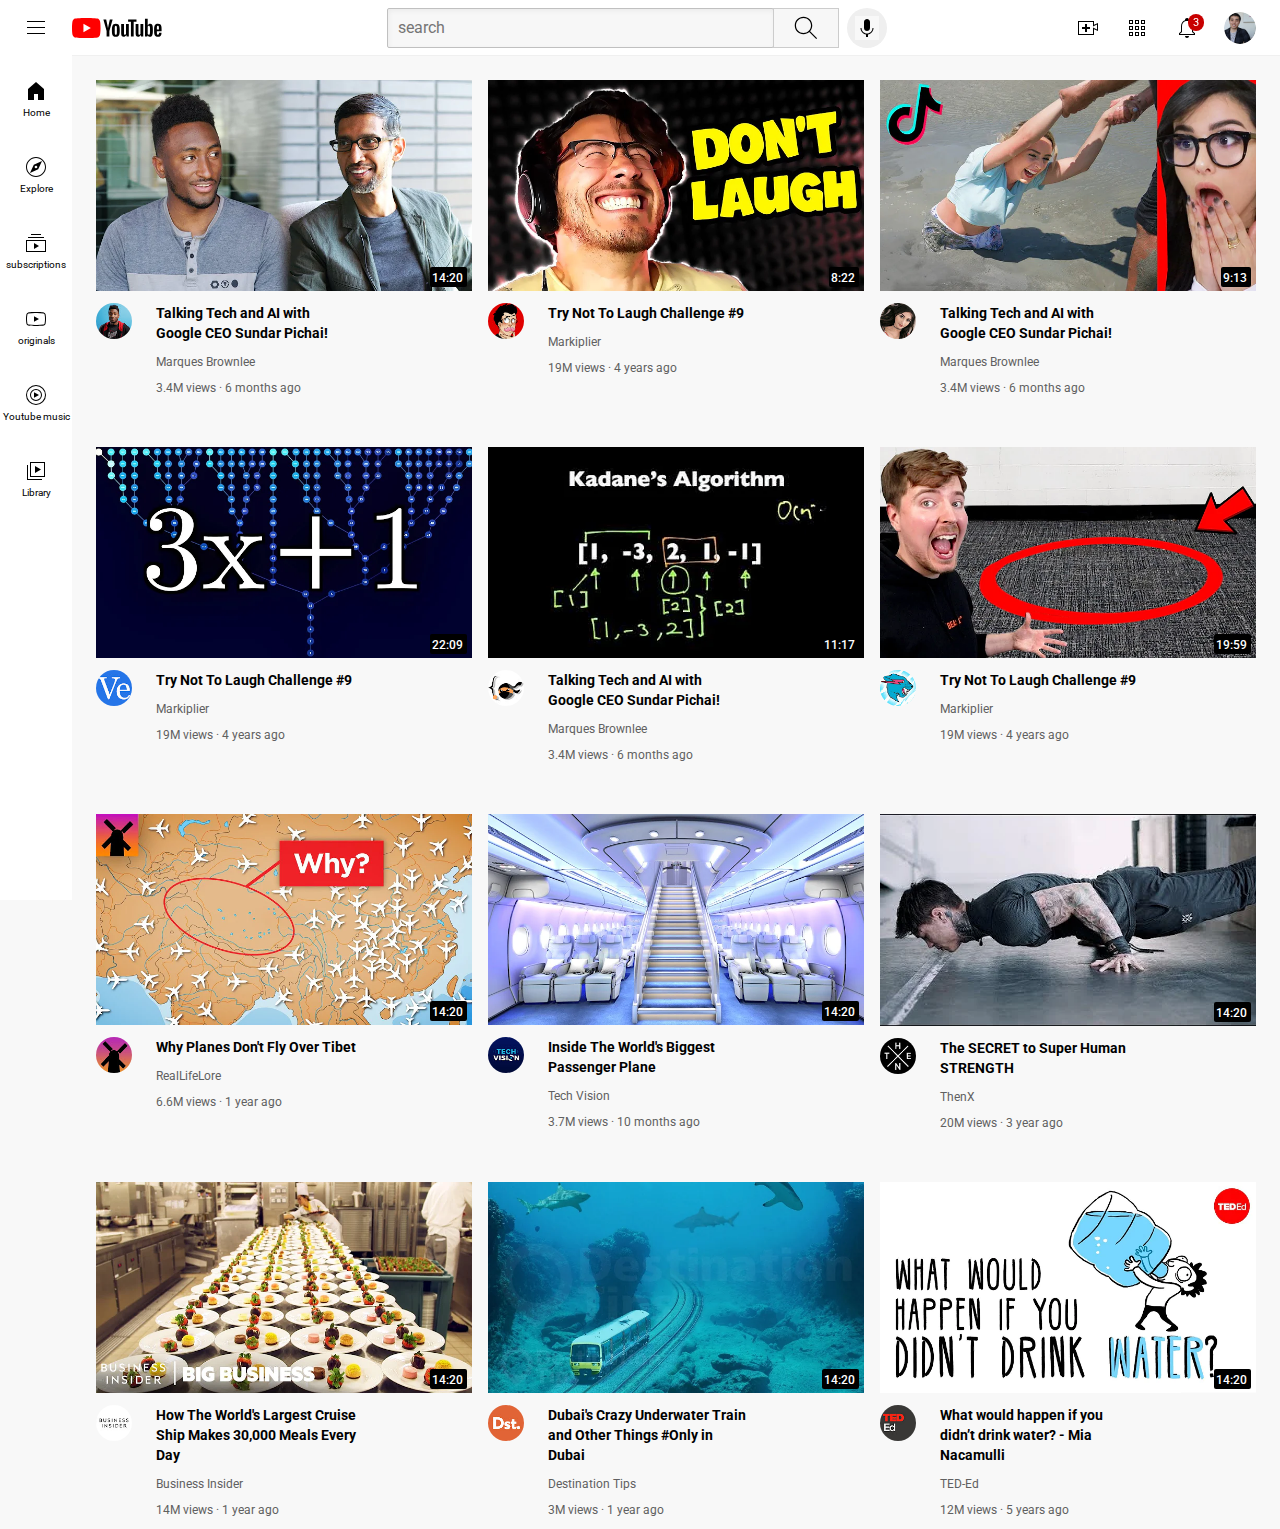
<file: index.html>
<!DOCTYPE html>
 <html>
<head>
    <title> youtube.com.clone</title>
    <link rel="preconnect" href="https://fonts.googleapis.com">
    <link rel="preconnect" href="https://fonts.gstatic.com" crossorigin>
    <link href="https://fonts.googleapis.com/css2?family=Roboto:ital,wght@0,100..900;1,100..900&display=swap" rel="stylesheet">
    
    <link rel="stylesheet" href="styles/general.css">
    <link rel="stylesheet" href="styles/header.css">
    <link rel="stylesheet" href="styles/video.css">
    <link rel="stylesheet" href="styles/sidebar.css">
 </head>
 <body>
     <div class="header">
      <div class="left-section">
        <img  class="hamburger-menu" src="icons/hamburger-menu.svg">
        <img  class="youtube-logo" src="icons/youtube-logo.svg">
      </div>
      <div class="middle-section">
          <input class="search-bar" type="text" placeholder="search"> 
          <button class="search-button">
            <img class="search-icon"  src="icons/search.svg">
            <div class="tooltip">search</div>
          </button>
          <button class="voice-button">
            <img class="voice-icon"  src="icons/voice-search-icon.svg">
             <div class="tooltip">search with your voice</div>
          </button>
      </div>

      <div class="right-section">
        <div class="upload-icon-container">
        <img
         class="upload-icon" 
         src="icons/upload.svg">
          <div class="tooltip">create</div>
        </div>

        <div class="youtube-apps-icon-container">
        <img 
        class="youtube-apps-icon" 
        src="icons/youtube-apps.svg">
         <div class="tooltip">Youtube apps</div>
        </div>

      <div class="notifications-icon-container">
        <img 
        class="notifications-icon"
        src="icons/notifications.svg">
         <div class="tooltip">notifications</div>
        <div class="notifications-count">3</div>
        </diV>

        <img
         class="my-channel-icon"
          src="channels/my-channel.jpeg">
      </div>
     </diV>
    
     <div class="sidebar">
      <div class="sidebar-link">
        <img src="icons/home.svg">
        <div>Home</div>
      </div>
     <div class="sidebar-link">
      <img src="icons/explore.svg">
       <div>Explore</div>
     </div>
     <div class="sidebar-link">
      <img src="icons/subscriptions.svg">
       <div>subscriptions</div>
     </div>
     <div class="sidebar-link">
      <img src="icons/originals.svg">
       <div>originals</div>
     </div>
     <div class="sidebar-link">
      <img src="icons/youtube-music.svg">
       <div>Youtube music</div>
     </div>
     <div class="sidebar-link">
      <img src="icons/library.svg">
       <div>Library</div>
     </div>
     </div>
      
     <div class="video-grid">

    <div class="video-preview">
      <div class="thumbnail-row">
  <img class="thumbnail" src="thumbnails/thumbnail-1.webp"> 
      <div class="video-time">14:20</div>
    </div>
    <div class="video-info-grid"> 
    <div class="channel-picture">
      <img class="profile-picture" src="channels/channel-1.jpeg"> 
    </div>
   <div class="video-info">
     <p class="video-tittle"> 
       Talking Tech and AI with Google CEO Sundar Pichai!
 </P >
 <P class="video-author">
 Marques Brownlee
 </P>
 <p class="video-stats">
   3.4M views &#183; 6 months ago
 </p>
</div> 
</div>
</div>
         
    <div class="video-preview">
      <div class="thumbnail-row">
  <img class="thumbnail" src="thumbnails/thumbnail-2.webp"> 
     <div class="video-time">8:22</div>
    </div>
    <div class="video-info-grid"> 
    <div class="channel-picture">
      <img class="profile-picture" src="channels/channel-2.jpeg"> 
    </div>
   <div class="video-info">
     <p class="video-tittle"> 
     Try Not To Laugh Challenge #9
    </P >
    <P class="video-author">
     Markiplier
    </P>
    <p class="video-stats">
     19M views · 4 years ago
     </p>
    </div> 
    </div>
   </div>


   <div class="video-preview">
      <div class="thumbnail-row">
  <img class="thumbnail" src="thumbnails/thumbnail-3.webp"> 
    <div class="video-time">9:13</div>
    </div>
    <div class="video-info-grid"> 
    <div class="channel-picture">
      <img class="profile-picture" src="channels/channel-3.jpeg"> 
    </div>
   <div class="video-info">
     <p class="video-tittle"> 
       Talking Tech and AI with Google CEO Sundar Pichai!
 </P >
 <P class="video-author">
 Marques Brownlee
 </P>
 <p class="video-stats">
   3.4M views &#183; 6 months ago
 </p>
</div> 
</div>
</div>
    
    <div class="video-preview">
      <div class="thumbnail-row">
  <img class="thumbnail" src="thumbnails/thumbnail-4.webp"> 
    <div class="video-time">22:09</div>
    </div>
    <div class="video-info-grid"> 
    <div class="channel-picture">
      <img class="profile-picture" src="channels/channel-4.jpeg"> 
    </div>
   <div class="video-info">
     <p class="video-tittle"> 
     Try Not To Laugh Challenge #9
    </P >
    <P class="video-author">
     Markiplier
    </P>
    <p class="video-stats">
     19M views · 4 years ago
     </p>
    </div> 
    </div>
   </div>


    <div class="video-preview">
      <div class="thumbnail-row">
  <img class="thumbnail" src="thumbnails/thumbnail-5.webp"> 
    <div class="video-time">11:17</div>
    </div>
    <div class="video-info-grid"> 
    <div class="channel-picture">
      <img class="profile-picture" src="channels/channel-5.jpeg"> 
    </div>
   <div class="video-info">
     <p class="video-tittle"> 
       Talking Tech and AI with Google CEO Sundar Pichai!
 </P >
 <P class="video-author">
 Marques Brownlee
 </P>
 <p class="video-stats">
   3.4M views &#183; 6 months ago
 </p>
</div> 
</div>
</div>
         
    <div class="video-preview">
      <div class="thumbnail-row">
  <img class="thumbnail" src="thumbnails/thumbnail-6.webp"> 
    <div class="video-time">19:59</div>
    </div> 
    <div class="video-info-grid"> 
    <div class="channel-picture">
      <img class="profile-picture" src="channels/channel-6.jpeg"> 
    </div>
   <div class="video-info">
     <p class="video-tittle"> 
     Try Not To Laugh Challenge #9
    </P >
    <P class="video-author">
     Markiplier
    </P>
    <p class="video-stats">
     19M views · 4 years ago
     </p>
    </div> 
    </div>
   </div>

      <div class="video-preview">
      <div class="thumbnail-row">
  <img class="thumbnail" src="thumbnails/thumbnail-7.webp"> 
      <div class="video-time">14:20</div>
    </div>
    <div class="video-info-grid"> 
    <div class="channel-picture">
      <img class="profile-picture" src="channels/channel-7.jpeg"> 
    </div>
   <div class="video-info">
     <p class="video-tittle"> 
  Why Planes Don't Fly Over Tibet
 </P >
 <P class="video-author">
RealLifeLore
 </P>
 <p class="video-stats">
6.6M views · 1 year ago
 </p>
</div> 
</div>
</div>

   <div class="video-preview">
      <div class="thumbnail-row">
  <img class="thumbnail" src="thumbnails/thumbnail-8.webp"> 
      <div class="video-time">14:20</div>
    </div>
    <div class="video-info-grid"> 
    <div class="channel-picture">
      <img class="profile-picture" src="channels/channel-8.jpeg"> 
    </div>
   <div class="video-info">
     <p class="video-tittle"> 
Inside The World's Biggest Passenger Plane
 </P >
 <P class="video-author">
Tech Vision
 </P>
 <p class="video-stats">
3.7M views · 10 months ago
 </p>
</div> 
</div>
</div>

   <div class="video-preview">
      <div class="thumbnail-row">
  <img class="thumbnail" src="thumbnails/thumbnail-9.webp"> 
      <div class="video-time">14:20</div>
    </div>
    <div class="video-info-grid"> 
    <div class="channel-picture">
      <img class="profile-picture" src="channels/channel-9.jpeg"> 
    </div>
   <div class="video-info">
     <p class="video-tittle"> 
     The SECRET to Super Human STRENGTH
 </P >
 <P class="video-author">
ThenX
 </P>
 <p class="video-stats">
20M views · 3 year ago
 </p>
</div> 
</div>
</div>

   <div class="video-preview">
      <div class="thumbnail-row">
  <img class="thumbnail" src="thumbnails/thumbnail-10.webp"> 
      <div class="video-time">14:20</div>
    </div>
    <div class="video-info-grid"> 
    <div class="channel-picture">
      <img class="profile-picture" src="channels/channel-10.jpeg"> 
    </div>
   <div class="video-info">
     <p class="video-tittle">     
  How The World's Largest Cruise Ship Makes 30,000 Meals Every Day
 </P >
 <P class="video-author">
Business Insider
 </P>
 <p class="video-stats">
14M views · 1 year ago
 </p>
</div> 
</div>
</div>

   <div class="video-preview">
      <div class="thumbnail-row">
  <img class="thumbnail" src="thumbnails/thumbnail-11.webp"> 
      <div class="video-time">14:20</div>
    </div>
    <div class="video-info-grid"> 
    <div class="channel-picture">
      <img class="profile-picture" src="channels/channel-11.jpeg"> 
    </div>
   <div class="video-info">
     <p class="video-tittle"> 
       
    Dubai's Crazy Underwater Train and Other Things #Only in Dubai
 </P >
 <P class="video-author">
  Destination Tips
 </P>
 <p class="video-stats">
  3M views · 1 year ago
 </p>
</div> 
</div>
</div>

   <div class="video-preview">
      <div class="thumbnail-row">
  <img class="thumbnail" src="thumbnails/thumbnail-12.webp"> 
      <div class="video-time">14:20</div>
    </div>
    <div class="video-info-grid"> 
    <div class="channel-picture">
      <img class="profile-picture" src="channels/channel-12.jpeg"> 
    </div>
   <div class="video-info">
     <p class="video-tittle"> 
   What would happen if you didn’t drink water? - Mia Nacamulli
 </P >
 <P class="video-author">
  TED-Ed
 </P>
 <p class="video-stats">
 12M views · 5 years ago
 </p>
</div> 
</div>
</div>



   </div>
</body>
</html>
</file>
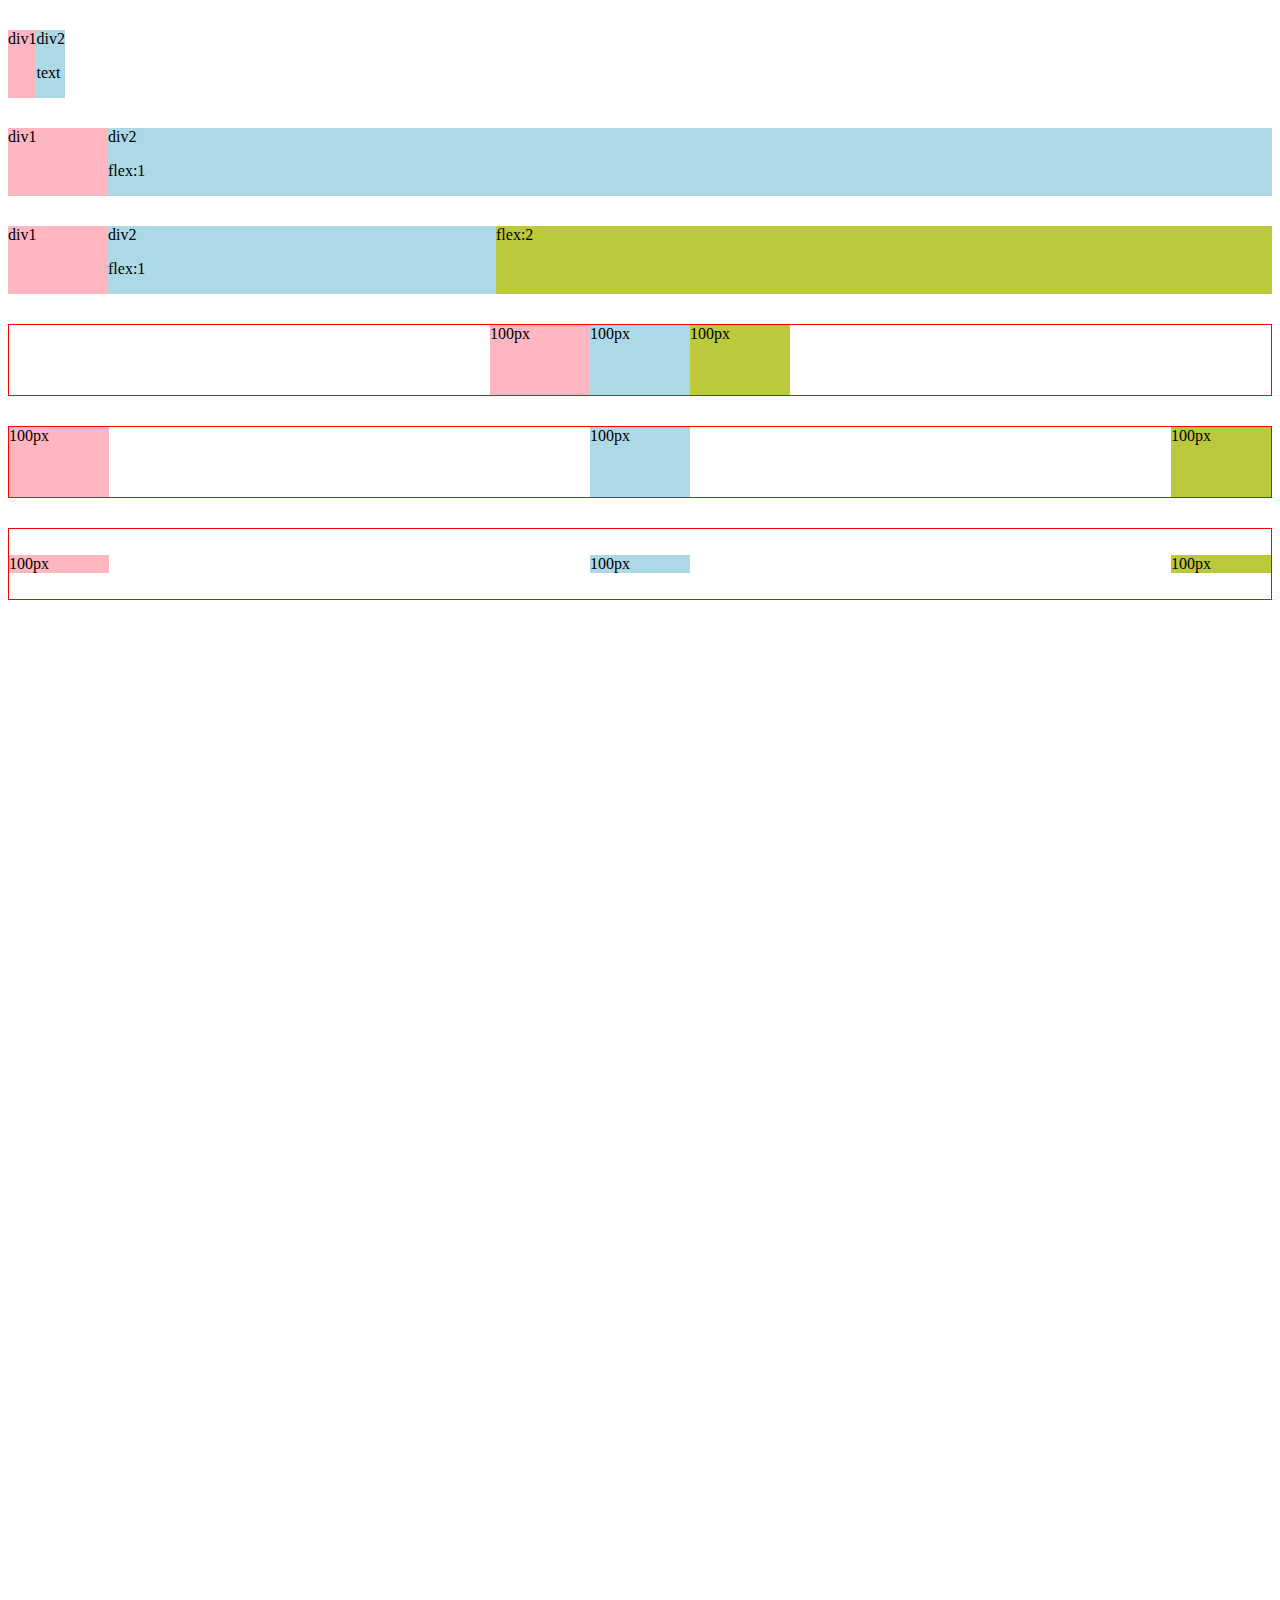
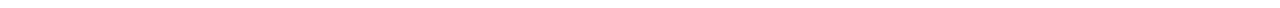
<file: flexbox.html>
<!DOCTYPE html>
<html>
<head>
    <title> flexbox practice</title>
</head>
<body style="padding-bottom: 1000px;">
    <div style="
        display: flex;
        flex-direction: row;
        margin-top: 30px;">
        <div style="background-color:
        lightpink;">div1</div>
        <div style="background-color:
        lightblue;">div2<p>text</p></div>
    </div>
     
    <div style="
        display: flex;
        flex-direction: row;
        margin-top: 30px;">
        <div style="background-color:lightpink;
        width: 100px;"
         >div1</div>
        <div style="background-color: lightblue;
        flex:1
        ">div2<p>flex:1</p></div>
     </div>
    
      <div style="
        display: flex;
        flex-direction: row;
        margin-top: 30px;">
        <div style="background-color:lightpink;
        width: 100px;"
         >div1</div>
        <div style="background-color: lightblue;
        flex:1
        ">div2<p>flex:1</p></div>
       <div style="background-color: rgb(187, 201, 58);
        flex:2
        ">flex:2</div>
     </div>

       <div style="
        margin-top: 30px;
        display: flex;
        height: 70px;
        border-width: 1px;
        border-style: solid;
        border-color: red;
        flex-direction: row;
        justify-content: center;">
        <div style="background-color:lightpink;
        width: 100px;"
         >100px</div>
        <div style="background-color: lightblue;
        width: 100px;
        ">100px</div>
       <div style="background-color: rgb(187, 201, 58);
        width: 100px;
        ">100px</div>
     </div>

      <div style="
        margin-top: 30px;
        display: flex;
        height: 70px;
        border-width: 1px;
        border-style: solid;
        border-color: red;
        flex-direction: row;
        justify-content: space-between;">
        <div style="background-color:lightpink;
        width: 100px;"
         >100px</div>
        <div style="background-color: lightblue;
        width: 100px;
        ">100px</div>
       <div style="background-color: rgb(187, 201, 58);
        width: 100px;
        ">100px</div>
     </div>

     <div style="
        margin-top: 30px;
        display: flex;
        height: 70px;
        border-width: 1px;
        border-style: solid;
        border-color: red;
        flex-direction: row;
        justify-content: space-between;
        align-items:center"> 
        <div style="background-color:lightpink;
        width: 100px;"
         >100px</div>
        <div style="background-color: lightblue;
        width: 100px;
        ">100px</div>
       <div style="background-color: rgb(187, 201, 58);
        width: 100px;
        ">100px</div>
     </div>

</body>
</html>
</file>
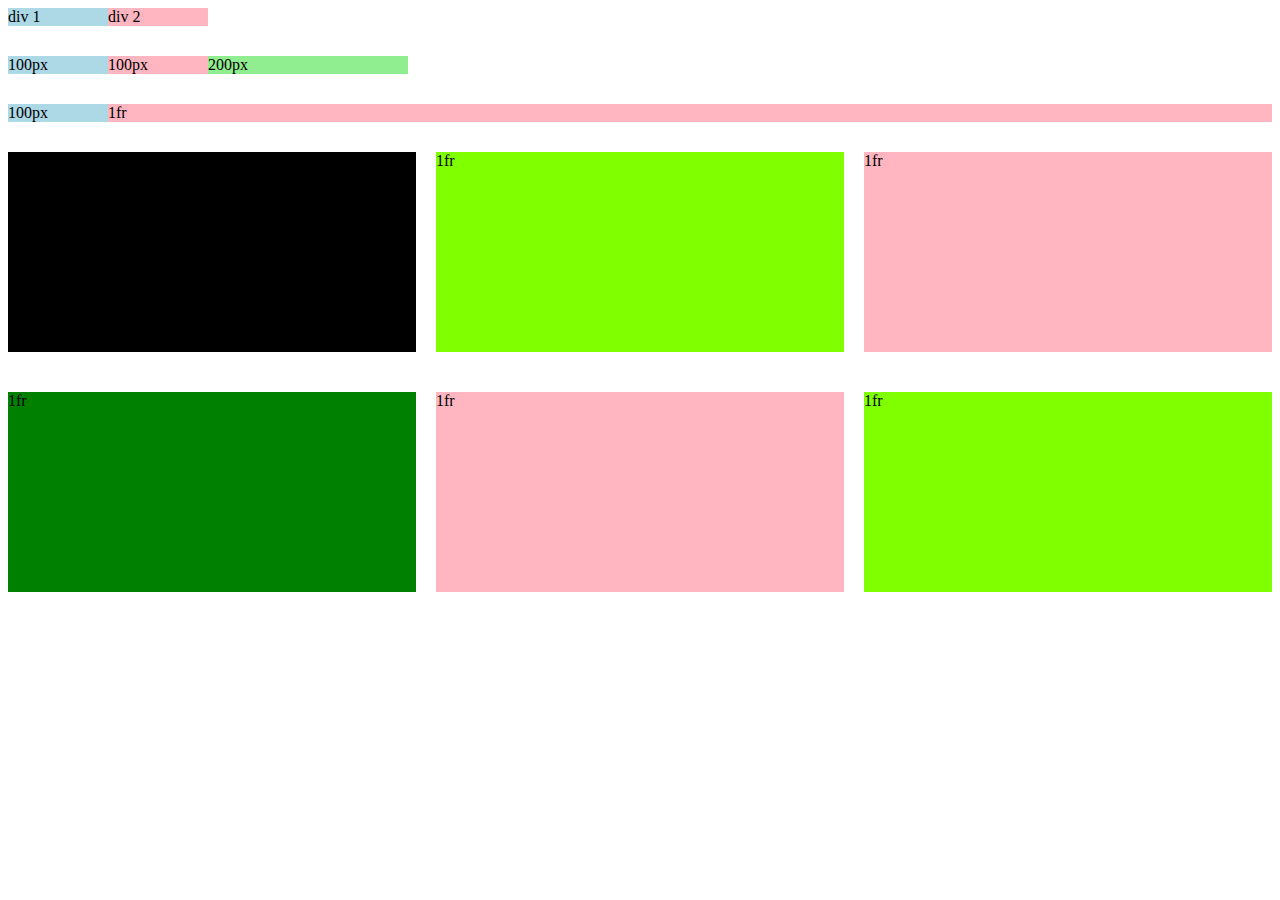
<file: grid.html>
<!DOCTYPE html>
<html>
    <head>
        <title> Grid practice </title>
    </head>
    <body>
     <div style="
            display: grid;
            grid-template-columns: 100px 100px
            ;">
        <div style="background-color:
         lightblue;">div 1</div>
        <div style="background-color:
         lightpink;">div 2</div>
     </div>

      <div style="
      margin-top: 30px;
            display: grid;
            grid-template-columns: 100px 100px 200px
            ;">
        <div style="background-color:
         lightblue;">100px</div>
        <div style="background-color:
         lightpink;">100px</div>
         <div style="background-color:
         lightgreen;">200px</div>
     </div>
      
     <div style="
         margin-top: 30px;
            display: grid;
            grid-template-columns: 100px 1fr
            ;">
        <div style="background-color:
         lightblue;">100px</div>
        <div style="background-color:
         lightpink;">1fr </div>
        </div>
     
    <div style="
    margin-top: 30px;
    display: grid;
    grid-template-columns: 1fr 1fr 1fr;
    column-gap: 20px;
    row-gap: 40px;
    ">
        <div style="background-color:
         black; height: 200px ;">1fr</div>
        <div style="background-color:
         chartreuse; height: 200ox;">1fr</div>
        <div style="background-color:
         lightpink; height: 200px;">1fr </div>
         <div style="background-color:
        green; height: 200px ;">1fr</div>
        <div style="background-color:
         lightpink; height: 200ox;">1fr</div>
        <div style="background-color:
         chartreuse; height: 200px;">1fr </div>
         

    </div>
    </body>
</html>
</file>
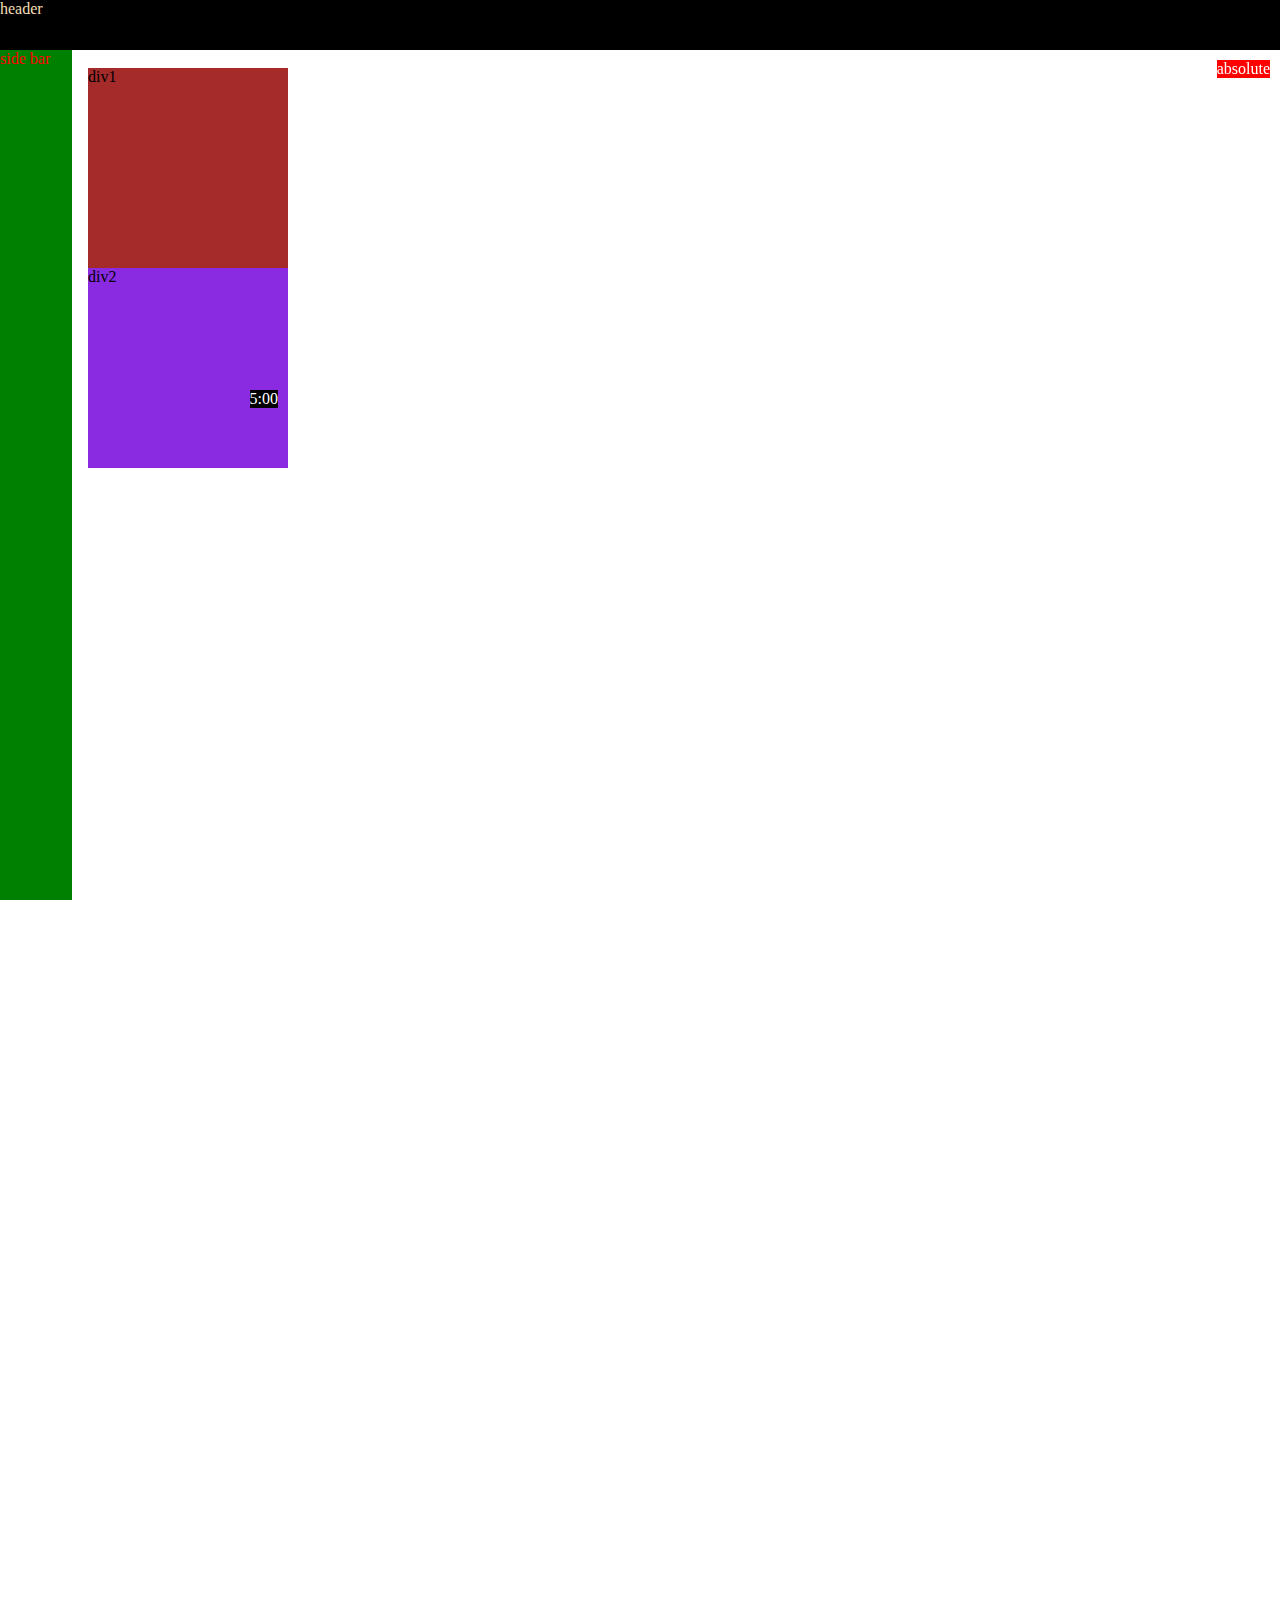
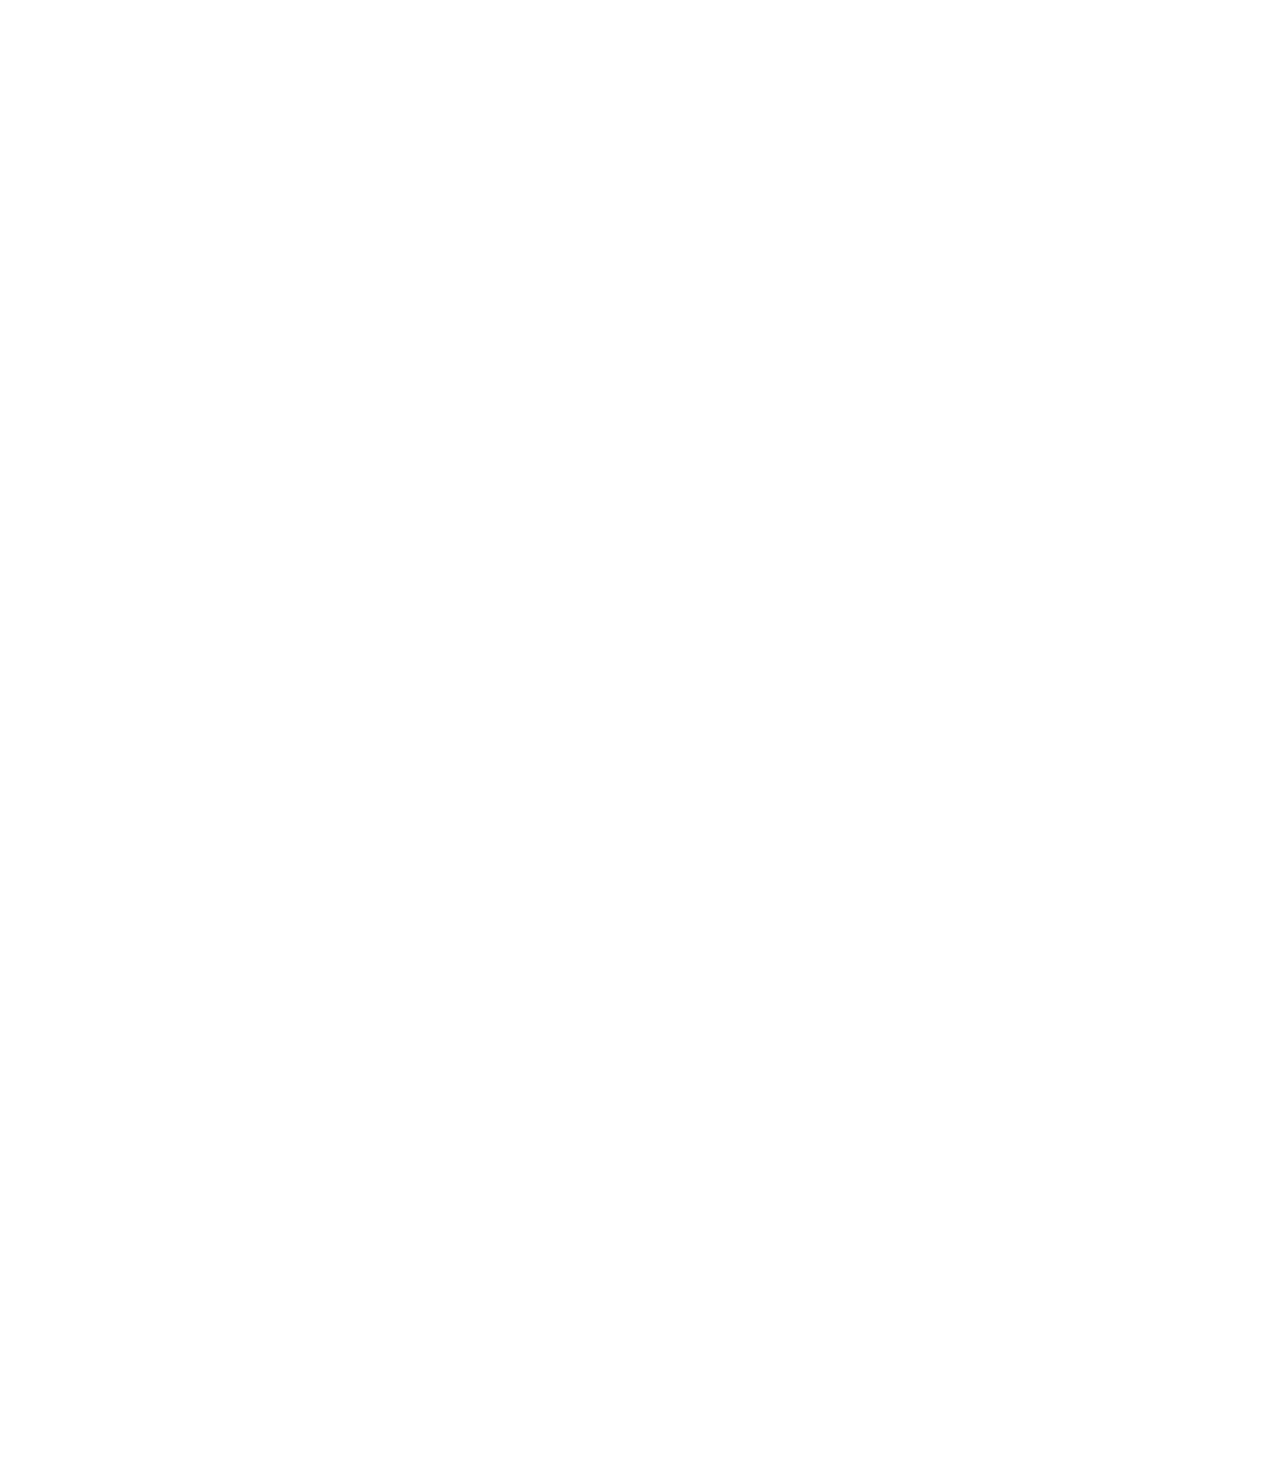
<file: position.html>
<!DOCTYPE html>
<html>
    <head>
        <title >position practice  </title>
    </head>
    <body style="
    height: 3000px;
    padding-top: 60px;
    padding-left: 80px;">
        <div style="
            background-color: black;
            color:wheat;
            position: fixed;
            top: 0;
            bottom: 0;
            left: 0;
            right: 0;
            height: 50px;
            "> 
            header</div>

            <div style="
            background-color: green;
            color: red;
            position: fixed;
            left: 0;
            bottom: 0;
            top: 50px;
            width: 72px;">
                side bar
            </div>
            <div style="
            position: absolute;
            background-color: red;
            color: white;
            right: 10px;
            top: 60px;
            ">
                absolute
            </div>
            
        <div style="
            background-color: brown;
            height: 200px;
            width: 200px;
            position:static;">       
        div1</div>
        <div style="
        background-color: blueviolet;
        height: 200px;
        width: 200px;
        position: relative;">
        div2
          <div style="
            position: absolute;
            background-color: black;
            color: white;
            right: 10px;
            bottom: 60px;
            ">
            5:00
            </div>
        </div>
    </body>
</html>
</file>
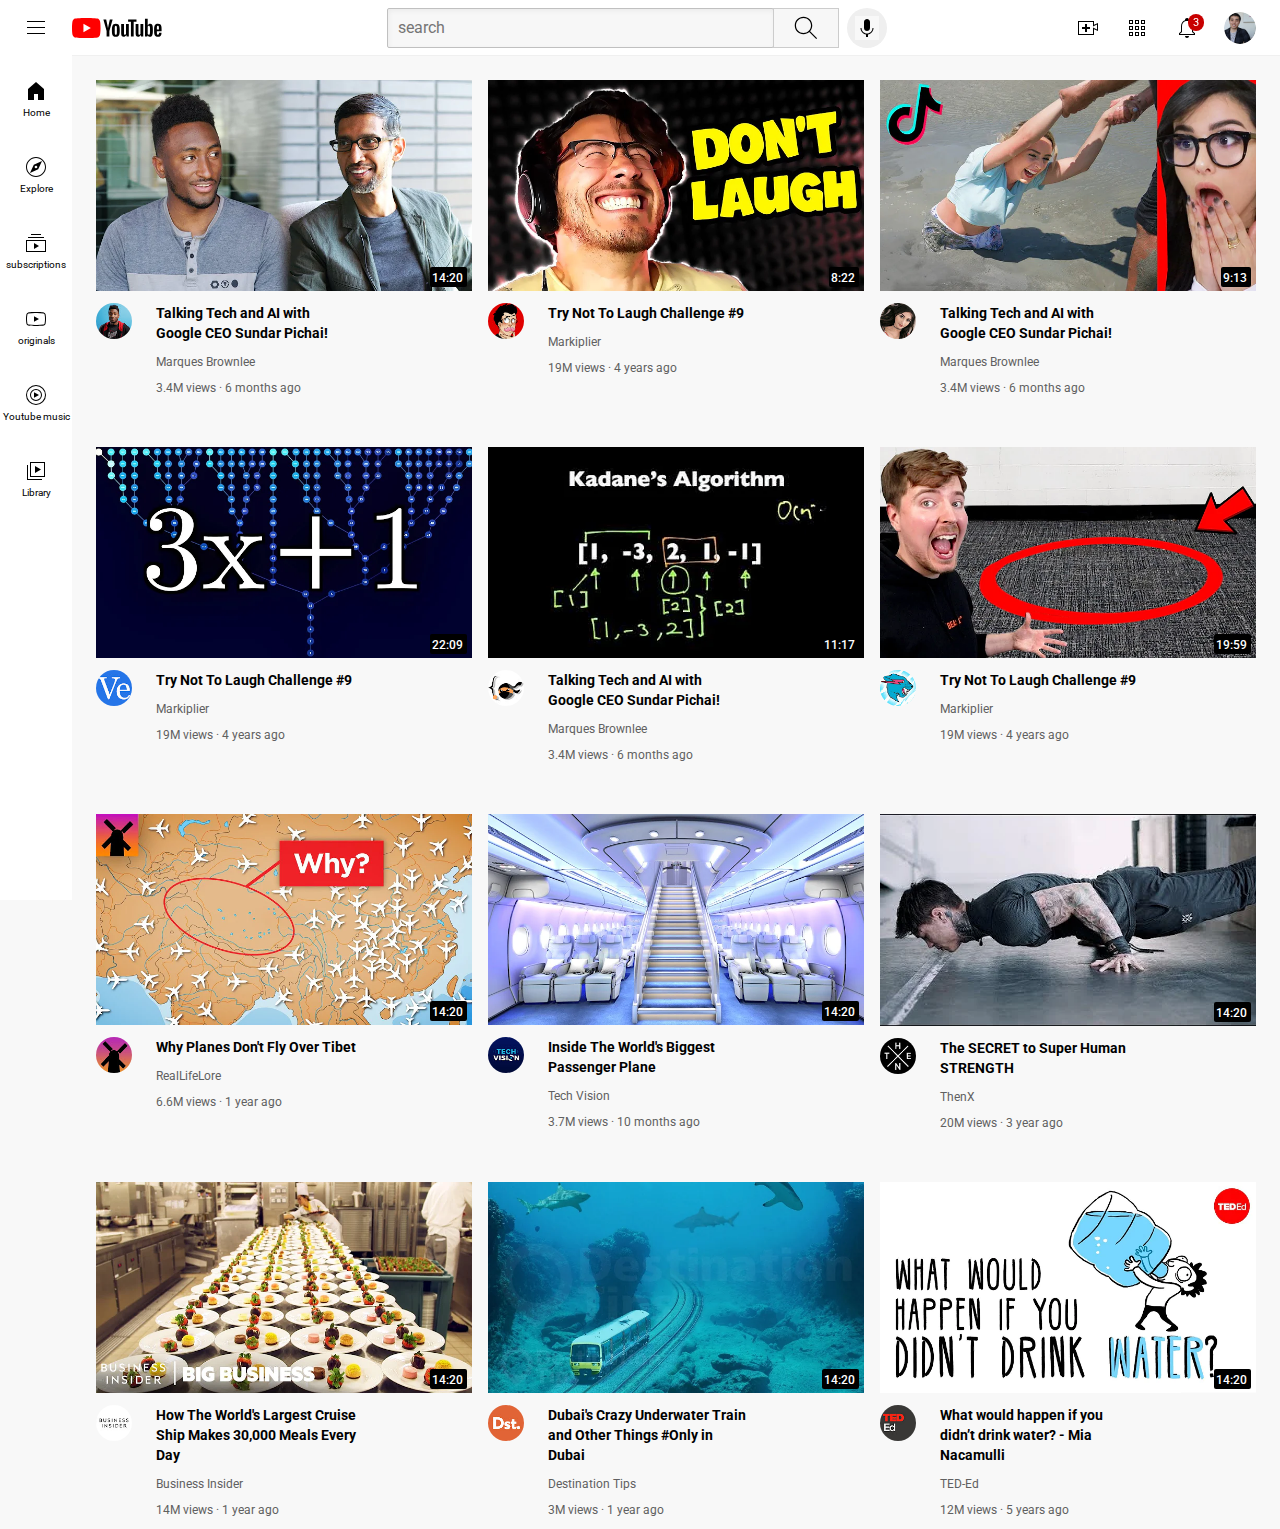
<file: youtube.html>
<!DOCTYPE html>
 <html>
<head>
    <title> youtube.com.clone</title>
    <link rel="preconnect" href="https://fonts.googleapis.com">
    <link rel="preconnect" href="https://fonts.gstatic.com" crossorigin>
    <link href="https://fonts.googleapis.com/css2?family=Roboto:ital,wght@0,100..900;1,100..900&display=swap" rel="stylesheet">
    
    <link rel="stylesheet" href="styles/general.css">
    <link rel="stylesheet" href="styles/header.css">
    <link rel="stylesheet" href="styles/video.css">
    <link rel="stylesheet" href="styles/sidebar.css">
 </head>
 <body>
     <div class="header">
      <div class="left-section">
        <img  class="hamburger-menu" src="icons/hamburger-menu.svg">
        <img  class="youtube-logo" src="icons/youtube-logo.svg">
      </div>
      <div class="middle-section">
          <input class="search-bar" type="text" placeholder="search"> 
          <button class="search-button">
            <img class="search-icon"  src="icons/search.svg">
            <div class="tooltip">search</div>
          </button>
          <button class="voice-button">
            <img class="voice-icon"  src="icons/voice-search-icon.svg">
             <div class="tooltip">search with your voice</div>
          </button>
      </div>

      <div class="right-section">
        <div class="upload-icon-container">
        <img
         class="upload-icon" 
         src="icons/upload.svg">
          <div class="tooltip">create</div>
        </div>

        <div class="youtube-apps-icon-container">
        <img 
        class="youtube-apps-icon" 
        src="icons/youtube-apps.svg">
         <div class="tooltip">Youtube apps</div>
        </div>

      <div class="notifications-icon-container">
        <img 
        class="notifications-icon"
        src="icons/notifications.svg">
         <div class="tooltip">notifications</div>
        <div class="notifications-count">3</div>
        </diV>

        <img
         class="my-channel-icon"
          src="channels/my-channel.jpeg">
      </div>
     </diV>
    
     <div class="sidebar">
      <div class="sidebar-link">
        <img src="icons/home.svg">
        <div>Home</div>
      </div>
     <div class="sidebar-link">
      <img src="icons/explore.svg">
       <div>Explore</div>
     </div>
     <div class="sidebar-link">
      <img src="icons/subscriptions.svg">
       <div>subscriptions</div>
     </div>
     <div class="sidebar-link">
      <img src="icons/originals.svg">
       <div>originals</div>
     </div>
     <div class="sidebar-link">
      <img src="icons/youtube-music.svg">
       <div>Youtube music</div>
     </div>
     <div class="sidebar-link">
      <img src="icons/library.svg">
       <div>Library</div>
     </div>
     </div>
      
     <div class="video-grid">

    <div class="video-preview">
      <div class="thumbnail-row">
  <img class="thumbnail" src="thumbnails/thumbnail-1.webp"> 
      <div class="video-time">14:20</div>
    </div>
    <div class="video-info-grid"> 
    <div class="channel-picture">
      <img class="profile-picture" src="channels/channel-1.jpeg"> 
    </div>
   <div class="video-info">
     <p class="video-tittle"> 
       Talking Tech and AI with Google CEO Sundar Pichai!
 </P >
 <P class="video-author">
 Marques Brownlee
 </P>
 <p class="video-stats">
   3.4M views &#183; 6 months ago
 </p>
</div> 
</div>
</div>
         
    <div class="video-preview">
      <div class="thumbnail-row">
  <img class="thumbnail" src="thumbnails/thumbnail-2.webp"> 
     <div class="video-time">8:22</div>
    </div>
    <div class="video-info-grid"> 
    <div class="channel-picture">
      <img class="profile-picture" src="channels/channel-2.jpeg"> 
    </div>
   <div class="video-info">
     <p class="video-tittle"> 
     Try Not To Laugh Challenge #9
    </P >
    <P class="video-author">
     Markiplier
    </P>
    <p class="video-stats">
     19M views · 4 years ago
     </p>
    </div> 
    </div>
   </div>


   <div class="video-preview">
      <div class="thumbnail-row">
  <img class="thumbnail" src="thumbnails/thumbnail-3.webp"> 
    <div class="video-time">9:13</div>
    </div>
    <div class="video-info-grid"> 
    <div class="channel-picture">
      <img class="profile-picture" src="channels/channel-3.jpeg"> 
    </div>
   <div class="video-info">
     <p class="video-tittle"> 
       Talking Tech and AI with Google CEO Sundar Pichai!
 </P >
 <P class="video-author">
 Marques Brownlee
 </P>
 <p class="video-stats">
   3.4M views &#183; 6 months ago
 </p>
</div> 
</div>
</div>
    
    <div class="video-preview">
      <div class="thumbnail-row">
  <img class="thumbnail" src="thumbnails/thumbnail-4.webp"> 
    <div class="video-time">22:09</div>
    </div>
    <div class="video-info-grid"> 
    <div class="channel-picture">
      <img class="profile-picture" src="channels/channel-4.jpeg"> 
    </div>
   <div class="video-info">
     <p class="video-tittle"> 
     Try Not To Laugh Challenge #9
    </P >
    <P class="video-author">
     Markiplier
    </P>
    <p class="video-stats">
     19M views · 4 years ago
     </p>
    </div> 
    </div>
   </div>


    <div class="video-preview">
      <div class="thumbnail-row">
  <img class="thumbnail" src="thumbnails/thumbnail-5.webp"> 
    <div class="video-time">11:17</div>
    </div>
    <div class="video-info-grid"> 
    <div class="channel-picture">
      <img class="profile-picture" src="channels/channel-5.jpeg"> 
    </div>
   <div class="video-info">
     <p class="video-tittle"> 
       Talking Tech and AI with Google CEO Sundar Pichai!
 </P >
 <P class="video-author">
 Marques Brownlee
 </P>
 <p class="video-stats">
   3.4M views &#183; 6 months ago
 </p>
</div> 
</div>
</div>
         
    <div class="video-preview">
      <div class="thumbnail-row">
  <img class="thumbnail" src="thumbnails/thumbnail-6.webp"> 
    <div class="video-time">19:59</div>
    </div> 
    <div class="video-info-grid"> 
    <div class="channel-picture">
      <img class="profile-picture" src="channels/channel-6.jpeg"> 
    </div>
   <div class="video-info">
     <p class="video-tittle"> 
     Try Not To Laugh Challenge #9
    </P >
    <P class="video-author">
     Markiplier
    </P>
    <p class="video-stats">
     19M views · 4 years ago
     </p>
    </div> 
    </div>
   </div>

      <div class="video-preview">
      <div class="thumbnail-row">
  <img class="thumbnail" src="thumbnails/thumbnail-7.webp"> 
      <div class="video-time">14:20</div>
    </div>
    <div class="video-info-grid"> 
    <div class="channel-picture">
      <img class="profile-picture" src="channels/channel-7.jpeg"> 
    </div>
   <div class="video-info">
     <p class="video-tittle"> 
  Why Planes Don't Fly Over Tibet
 </P >
 <P class="video-author">
RealLifeLore
 </P>
 <p class="video-stats">
6.6M views · 1 year ago
 </p>
</div> 
</div>
</div>

   <div class="video-preview">
      <div class="thumbnail-row">
  <img class="thumbnail" src="thumbnails/thumbnail-8.webp"> 
      <div class="video-time">14:20</div>
    </div>
    <div class="video-info-grid"> 
    <div class="channel-picture">
      <img class="profile-picture" src="channels/channel-8.jpeg"> 
    </div>
   <div class="video-info">
     <p class="video-tittle"> 
Inside The World's Biggest Passenger Plane
 </P >
 <P class="video-author">
Tech Vision
 </P>
 <p class="video-stats">
3.7M views · 10 months ago
 </p>
</div> 
</div>
</div>

   <div class="video-preview">
      <div class="thumbnail-row">
  <img class="thumbnail" src="thumbnails/thumbnail-9.webp"> 
      <div class="video-time">14:20</div>
    </div>
    <div class="video-info-grid"> 
    <div class="channel-picture">
      <img class="profile-picture" src="channels/channel-9.jpeg"> 
    </div>
   <div class="video-info">
     <p class="video-tittle"> 
     The SECRET to Super Human STRENGTH
 </P >
 <P class="video-author">
ThenX
 </P>
 <p class="video-stats">
20M views · 3 year ago
 </p>
</div> 
</div>
</div>

   <div class="video-preview">
      <div class="thumbnail-row">
  <img class="thumbnail" src="thumbnails/thumbnail-10.webp"> 
      <div class="video-time">14:20</div>
    </div>
    <div class="video-info-grid"> 
    <div class="channel-picture">
      <img class="profile-picture" src="channels/channel-10.jpeg"> 
    </div>
   <div class="video-info">
     <p class="video-tittle">     
  How The World's Largest Cruise Ship Makes 30,000 Meals Every Day
 </P >
 <P class="video-author">
Business Insider
 </P>
 <p class="video-stats">
14M views · 1 year ago
 </p>
</div> 
</div>
</div>

   <div class="video-preview">
      <div class="thumbnail-row">
  <img class="thumbnail" src="thumbnails/thumbnail-11.webp"> 
      <div class="video-time">14:20</div>
    </div>
    <div class="video-info-grid"> 
    <div class="channel-picture">
      <img class="profile-picture" src="channels/channel-11.jpeg"> 
    </div>
   <div class="video-info">
     <p class="video-tittle"> 
       
    Dubai's Crazy Underwater Train and Other Things #Only in Dubai
 </P >
 <P class="video-author">
  Destination Tips
 </P>
 <p class="video-stats">
  3M views · 1 year ago
 </p>
</div> 
</div>
</div>

   <div class="video-preview">
      <div class="thumbnail-row">
  <img class="thumbnail" src="thumbnails/thumbnail-12.webp"> 
      <div class="video-time">14:20</div>
    </div>
    <div class="video-info-grid"> 
    <div class="channel-picture">
      <img class="profile-picture" src="channels/channel-12.jpeg"> 
    </div>
   <div class="video-info">
     <p class="video-tittle"> 
   What would happen if you didn’t drink water? - Mia Nacamulli
 </P >
 <P class="video-author">
  TED-Ed
 </P>
 <p class="video-stats">
 12M views · 5 years ago
 </p>
</div> 
</div>
</div>



   </div>
</body>
</html>
</file>
<file: styles/general.css>
.p{
     
     margin-top: 0;
     margin-bottom: 0;
      }

      body{
        font-family: Roboto,Arial;
        margin: 0;
        padding-top: 80px;
        padding-left: 96px;
        padding-right: 24px;
        background-color: rgb(248,248,248);
      }
</file>
<file: styles/header.css>
.header{
 height: 55px; 
 display: flex;
 flex-direction: row;
 justify-content: space-between;

 position: fixed;
 top: 0;
 left: 0;
 right: 0;

 background-color: white;
 border-bottom-width: 1px;
 border-bottom-style: solid;
 border-bottom-color: rgb(240,240,240);
 z-index: 100;
}
 .left-section{
    display: flex;
    align-items: center;
 }
 .hamburger-menu{
    height: 24px;
    margin-left: 24px;
    margin-right: 24px;
 }
 .youtube-logo{
    height: 20px;
 }
 .middle-section{
    display: flex;
    align-items: center;
    flex:1;
    margin-left: 70px;
    margin-right: 35px;
    max-width: 500px;
 }
 .search-bar{
   background-color: rgb(247,247,247);
   flex:1;
   height : 36px;
   padding-left: 10px;
   font-size: 16px;
   border: 1px solid rgb(192,192,192);
   border-radius: 2px;
   box-shadow: inset 1px 2px 5px rgb(0,0,0, 0.05 );
   width: 0;
 }
 .search-bar::placeholder {
    font-family: Roboto,arial;
   font-size: 16px ;  
 }

 .search-button{
   height: 40px;
   width: 66px;
   background-color: rgb(247,247,247);
   border-width: 1px;
   border-style: solid;
   border-color : rgb(204,204,204);
   margin-left: -1px;
   margin-right: 8px;
   position: relative;
 }

 .search-button,
 .voice-button,
 .upload-icon-container,
 .youtube-apps-icon-container,
 .notifications-icon-container
{
   display: flex;
   justify-content: center;
   align-items: center;
   position: relative;

 }

 .search-button .tooltip,
 .voice-button .tooltip,
 .upload-icon-container .tooltip,
 .youtube-apps-icon-container .tooltip,
 .notifications-icon-container .tooltip
 {
   font-family: Roboto,Arial;
   position:absolute;
   background-color: gray;
   color: white;
   padding-left: 8px;
   padding-right: 8px;
   padding-top: 4px;
   padding-bottom: 4px;
   border-radius: 2px;
   font-size: 12px;
   bottom: -30px;
   opacity: 0;
   transition: opacity 0.15s;
   pointer-events: none;
   white-space: nowrap;
 }

  .search-button:hover .tooltip,
  .voice-button:hover .tooltip,
  .upload-icon-container:hover .tooltip,
  .youtube-apps-icon-container:hover .tooltip,
  .notifications-icon-container:hover .tooltip
{
   opacity: 1;
  }

  .search-icon{
   height: 30px;
 }
 .voice-button{
    height: 40px;
    width: 40px;
    border-radius: 20px;
    border: none ;
 }
 .voice-icon{
   height: 24px;

   background-color: rgb(248,248,248);
 }

 .right-section{
    width: 180px;
    margin-right: 24px;
    display: flex;
    align-items: center;
    justify-content: space-between;
    flex-shrink: 0;
 }
 .upload-icon{
   height: 24px;
 }
 .youtube-apps-icon{
 height: 24px;
 }
 .notifications-icon{
   height: 24px;
 }
 .notifications-icon-container{
   position: relative;
 }
.notifications-count{
   position: absolute;
   font-family: Roboto,Arial;
   font-size: 11px;
   padding-left :5px; 
   padding-right:5px;
   padding-top: 2px;
   padding-bottom: 2px;
   border-radius: 10px;
   background-color: rgb(200, 0, 0);
   color: white;
   top: -2px;
   right: -5px;
}


 .my-channel-icon{
 height: 32px;
 border-radius: 16px;
 }
</file>
<file: styles/video.css>
.thumbnail {
      width: 100%; 
     }
 
    .video-tittle{
     margin-top: 0;
     font-size: 14px;
     font-weight: bold;
     line-height: 20px;
     margin-bottom: 10px;
    }
     
    .channel-picture{
      display: inline-block;
      width: 60px;
      vertical-align: top  ;
    }
    .video-info{
      display: inline-block;
      width: 200px;
    }
    .profile-picture{
      width: 36px;
      border-radius:50px
    } 
    .thumbnail-row {
      margin-bottom: 8px;
      position: relative;
    }
    .video-author,
    .video-stats{
      font-size: 12px;
      color: rgb(96,96,96);
    }
    .video-author{
      margin-bottom: 4px;
    }
    .video-info-grid{
      display: grid;
      grid-template-columns: 60px 1fr;
    }
    .video-grid{
     display: grid;
     grid-template-columns: 1fr 1fr 1fr ;
     column-gap: 16px;
     row-gap: 40px;
      
    }
    @media (max-width:750px) {
      .video-grid{
        grid-template-columns: 1fr 1fr;
      }
    }

   @media (min-width:751px) and (max-width:999px){
     .video-grid{
      grid-template-columns: 1fr 1fr 1fr ;
     }
   }
    
   
   @media (min-width:1000px) {
     .video-grid{
      grid-template-columns: 1fr 1fr 1fr;
     }
   }

  .video-time{
    font-family: Roboto,Arial;
    font-size: 12px;
    font-weight: 500;

    padding: 4px 4px 2px 2px ;
    border-radius: 2px;
    background-color: black;
    color: white;
    position: absolute;
    bottom: 8px;
    right: 5px;
  }
</file>
<file: styles/sidebar.css>
.sidebar{
    position: fixed;
    left: 0;
    bottom: 0;
    top: 55px;
    background-color: white;
    width: 72px;
    z-index: 200;
    padding-top: 5px;

    
}
.sidebar-link{
 height: 76px;
 display: flex;
 justify-content: center;
 align-items: center;
 flex-direction: column;
 cursor: pointer;
}

.sidebar-link:hover{
    background-color: rgb(235,235,235);
}

.sidebar-link img{
    height: 24px;
    margin-bottom: 4px;
}

.sidebar div{
    font-family: Roboto,Arial;
    font-size: 10px;
}
</file>
